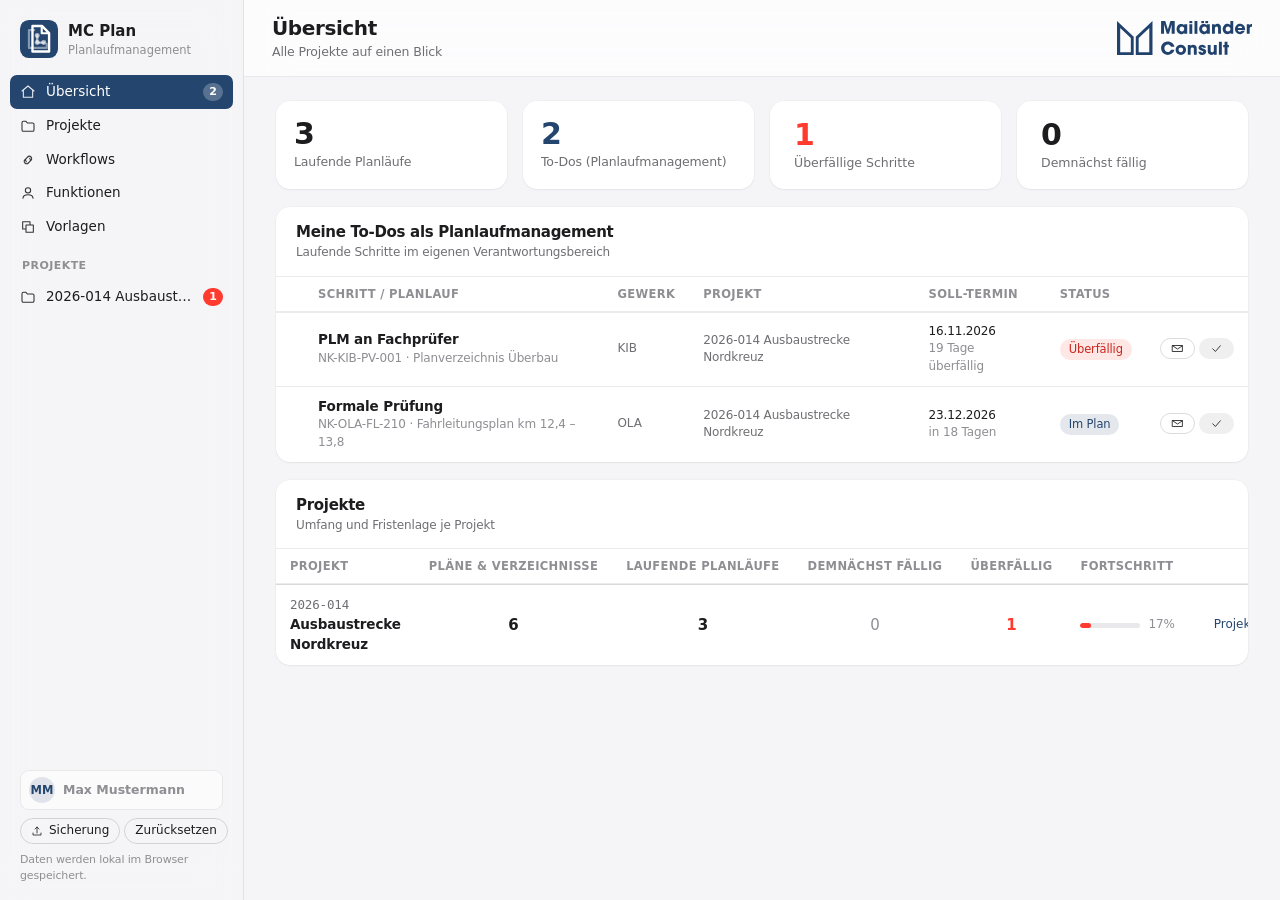
<file: index.html>
<!doctype html>
<html lang="de">
  <head>
    <meta charset="UTF-8" />
    <meta name="viewport" content="width=device-width, initial-scale=1.0" />
    <title>MC Plan – Planlaufmanagement</title>
    <meta name="description" content="MC Plan – Planlaufmanagement für Projekte, Planpakete und Planverzeichnisse" />
    <meta name="theme-color" content="#f5f5f7" />
    <meta name="color-scheme" content="light" />
    <link rel="manifest" href="manifest.webmanifest" />
    <link rel="icon" type="image/svg+xml" href="icon.svg?v=2" />
    <link rel="icon" type="image/png" sizes="192x192" href="icons/icon-192.png?v=2" />
    <link rel="apple-touch-icon" href="icons/apple-touch-icon.png?v=2" />
    <meta name="apple-mobile-web-app-capable" content="yes" />
    <meta name="apple-mobile-web-app-status-bar-style" content="default" />
    <meta name="apple-mobile-web-app-title" content="MC Plan" />
    <script type="module" crossorigin src="./assets/index-DGd4k1Uc.js"></script>
    <link rel="stylesheet" crossorigin href="./assets/index-DbvyTrfV.css">
  </head>
  <body>
    <div id="root">
      <!--
        Dieser Bereich ist nur sichtbar, solange die Anwendung nicht gestartet
        ist – React ersetzt den Inhalt von #root beim Laden.

        Wird die Seite statisch ausgeliefert (GitHub Pages mit der Quelle
        "Deploy from a branch" liefert den Quellcode statt des Builds), startet
        die Anwendung nicht. Das Skript unten wechselt dann automatisch zur
        gebauten Fassung im Unterverzeichnis ./app/, die der Workflow bei jedem
        Push dort ablegt. Fehlt auch diese, bleibt der Hinweis stehen.
      -->
      <div style="font-family: -apple-system, BlinkMacSystemFont, 'Segoe UI', sans-serif; max-width: 40rem; margin: 12vh auto; padding: 0 1.5rem; color: #1d1d1f; line-height: 1.5;">
        <h1 style="font-size: 1.3rem; margin: 0 0 .75rem;">MC Plan wird geladen …</h1>
        <p style="margin: 0 0 1rem; color: #6e6e73;">
          Falls diese Meldung stehen bleibt, wird der Quellcode ausgeliefert und nicht die gebaute
          Anwendung. Auf GitHub Pages hilft: <strong>Settings → Pages → Build and deployment →
          Source: GitHub Actions</strong>.
        </p>
        <p style="margin: 0; color: #6e6e73;">
          Lokal wird die Anwendung mit <code style="background: #f5f5f7; padding: .1rem .35rem; border-radius: 4px;">npm run dev</code>
          gestartet oder mit <code style="background: #f5f5f7; padding: .1rem .35rem; border-radius: 4px;">npm run build</code> gebaut.
        </p>
      </div>
    </div>
    <script>
      /*
        Notausgang für statisch ausgelieferten Quellcode: Startet die Anwendung
        nicht innerhalb von 1,5 Sekunden, wird auf die gebaute Fassung unter
        ./app/ gewechselt. Im Entwicklungsbetrieb und im fertigen Build meldet
        sich die Anwendung über window.planlaufGestartet und der Wechsel entfällt.
      */
      (function () {
        if (/\/app\/?$/.test(location.pathname)) return;
        var zeitgeber = setTimeout(function () {
          location.replace('app/' + location.hash);
        }, 1500);
        window.planlaufGestartet = function () {
          clearTimeout(zeitgeber);
        };
      })();
    </script>
  </body>
</html>
</file>
<file: assets/index-DbvyTrfV.css>
:root{--font-ui: -apple-system, BlinkMacSystemFont, "SF Pro Text", "Segoe UI", "Helvetica Neue", Inter, system-ui, sans-serif;--font-mono: ui-monospace, "SF Mono", SFMono-Regular, Menlo, monospace;--bg: #f5f5f7;--bg-elev: #ffffff;--bg-sidebar: rgba(246, 246, 248, .82);--bg-subtle: #fafafc;--bg-hover: rgba(0, 0, 0, .035);--bg-active: rgba(36, 69, 110, .1);--text: #1d1d1f;--text-secondary: #6e6e73;--text-tertiary: #8e8e93;--fill-gruppe: #f2f2f7;--separator: rgba(0, 0, 0, .08);--separator-strong: rgba(0, 0, 0, .14);--accent: #24456e;--accent-hover: #2d5687;--accent-soft: rgba(36, 69, 110, .12);--green: #34c759;--green-soft: rgba(52, 199, 89, .14);--orange: #ff9500;--orange-soft: rgba(255, 149, 0, .16);--red: #ff3b30;--red-soft: rgba(255, 59, 48, .12);--purple: #5856d6;--purple-soft: rgba(88, 86, 214, .12);--gray-soft: rgba(120, 120, 128, .12);--gelb-soft: rgba(255, 204, 0, .16);--gelb-soft-stark: rgba(255, 204, 0, .3);--gelb-text: #8a6100;--gruen-text: #1f7a37;--radius-sm: 6px;--radius: 10px;--radius-lg: 14px;--radius-xl: 18px;--shadow-sm: 0 1px 2px rgba(0, 0, 0, .05), 0 0 0 .5px rgba(0, 0, 0, .04);--shadow: 0 4px 16px rgba(0, 0, 0, .06), 0 0 0 .5px rgba(0, 0, 0, .05);--shadow-lg: 0 24px 60px rgba(0, 0, 0, .18), 0 0 0 .5px rgba(0, 0, 0, .06);--sidebar-w: 244px}*{box-sizing:border-box}html,body,#root{height:100%}body{margin:0;font-family:var(--font-ui);font-size:14px;line-height:1.47;color:var(--text);background:var(--bg);-webkit-font-smoothing:antialiased;-moz-osx-font-smoothing:grayscale;letter-spacing:-.01em}h1,h2,h3,h4{margin:0;font-weight:600;letter-spacing:-.02em}h1{font-size:26px}h2{font-size:19px}h3{font-size:15px}p{margin:0}button,input,select,textarea{font:inherit;color:inherit}a{color:var(--accent);text-decoration:none}a:hover{text-decoration:underline}::selection{background:var(--accent-soft)}.app{display:grid;grid-template-columns:var(--sidebar-w) 1fr;height:100%;overflow:hidden}.sidebar{background:var(--bg-sidebar);backdrop-filter:saturate(180%) blur(20px);-webkit-backdrop-filter:saturate(180%) blur(20px);border-right:1px solid var(--separator);display:flex;flex-direction:column;padding:14px 10px;overflow-y:auto}.sidebar-brand{display:flex;align-items:center;gap:10px;width:100%;padding:6px 10px 16px;border:none;background:none;font:inherit;color:inherit;text-align:left;cursor:pointer;border-radius:var(--radius)}.sidebar-brand:hover strong{color:var(--accent)}.sidebar-brand-text{min-width:0}.sidebar-brand-text strong{display:block;font-size:15px;font-weight:600}.sidebar-brand-text span{display:block;font-size:11.5px;color:var(--text-tertiary)}.nav-group-label{font-size:11px;font-weight:600;text-transform:uppercase;letter-spacing:.04em;color:var(--text-tertiary);padding:14px 12px 6px}.nav-item{display:flex;align-items:center;gap:9px;width:100%;padding:7px 10px;border:none;background:none;border-radius:7px;cursor:pointer;text-align:left;font-size:13.5px;color:var(--text);transition:background .12s ease}.nav-item:hover{background:var(--bg-hover)}.nav-item.active{background:var(--accent);color:#fff;font-weight:500}.nav-item.active .nav-badge{background:#ffffff3d;color:#fff}.nav-icon{width:17px;text-align:center;flex:none;opacity:.9}.nav-label{flex:1;overflow:hidden;text-overflow:ellipsis;white-space:nowrap}.nav-badge{font-size:11px;font-weight:600;padding:1px 6px;border-radius:20px;background:var(--gray-soft);color:var(--text-secondary)}.nav-badge.alert{background:var(--red);color:#fff}.sidebar-footer{margin-top:auto;padding:12px 10px 2px;font-size:11px;color:var(--text-tertiary)}.main{display:flex;flex-direction:column;overflow:hidden}.topbar{display:flex;align-items:center;gap:14px;padding:14px 28px;background:#ffffffb8;backdrop-filter:saturate(180%) blur(20px);-webkit-backdrop-filter:saturate(180%) blur(20px);border-bottom:1px solid var(--separator);flex:none;min-height:60px}.topbar-title{min-width:0;flex:1}.topbar-title h1{font-size:20px;overflow:hidden;text-overflow:ellipsis;white-space:nowrap}.topbar-title .sub{font-size:12.5px;color:var(--text-secondary)}.topbar-actions{display:flex;gap:8px;align-items:center;flex:none}.topbar-logo{flex:none;display:flex;align-items:center;padding-left:12px}.content{flex:1;overflow-y:auto;padding:0 32px 64px}.content-inner{max-width:1560px;margin:0 auto;padding-top:24px}.stack{display:flex;flex-direction:column;gap:18px}.row{display:flex;align-items:center;gap:10px}.row-between{display:flex;align-items:center;justify-content:space-between;gap:12px}.wrap{flex-wrap:wrap}.spacer{flex:1}.grid{display:grid;gap:16px}.grid-2{grid-template-columns:repeat(auto-fit,minmax(280px,1fr))}.grid-3{grid-template-columns:repeat(auto-fit,minmax(220px,1fr))}.kennzahlen{display:grid;grid-template-columns:repeat(auto-fit,minmax(150px,1fr));border-bottom:1px solid var(--separator)}.kennzahlen>*{display:flex}.kennzahlen .card{box-shadow:none;border-radius:0;background:none;width:100%}.kennzahlen .card+.card{border-left:1px solid var(--separator)}.kennzahlen .card-click:hover{transform:none;box-shadow:none;background:var(--bg-hover)}.grid-4{grid-template-columns:repeat(auto-fit,minmax(190px,1fr))}.card{background:var(--bg-elev);border-radius:var(--radius-lg);box-shadow:var(--shadow-sm);overflow:clip}.card-pad{padding:18px 20px}.card-header{display:flex;align-items:center;justify-content:space-between;gap:12px;padding:14px 20px;border-bottom:1px solid var(--separator)}.card-header h2{font-size:15px}.card-header .sub{font-size:12px;color:var(--text-secondary);margin-top:1px}.card-click{cursor:pointer;transition:transform .14s ease,box-shadow .14s ease;text-align:left;border:none;width:100%;font:inherit;color:inherit;display:block}.card-click:hover{transform:translateY(-1px);box-shadow:var(--shadow)}.card-click:active{transform:translateY(0)}.stat{padding:16px 18px}.stat-value{font-size:30px;font-weight:600;letter-spacing:-.03em;line-height:1.1}.stat-label{font-size:12.5px;color:var(--text-secondary);margin-top:3px}.stat.red .stat-value{color:var(--red)}.stat.orange .stat-value{color:var(--orange)}.stat.green .stat-value{color:var(--green)}.stat.blue .stat-value{color:var(--accent)}.btn{display:inline-flex;align-items:center;justify-content:center;gap:6px;padding:6px 14px;border-radius:980px;border:1px solid transparent;background:var(--gray-soft);color:var(--text);font-size:13px;font-weight:500;cursor:pointer;white-space:nowrap;transition:background .12s ease,opacity .12s ease,transform .08s ease}.btn:hover{background:#78788033}.btn:active{transform:scale(.975)}.btn:disabled{opacity:.4;cursor:not-allowed}.btn-primary{background:var(--accent);color:#fff}.btn-primary:hover{background:var(--accent-hover)}.btn-ghost{background:transparent;color:var(--accent);padding:5px 8px}.btn-ghost:hover{background:var(--accent-soft)}.btn-outline{background:transparent;border-color:var(--separator-strong)}.btn-outline:hover{background:var(--bg-hover)}.btn-danger{background:transparent;color:var(--red)}.btn-danger:hover{background:var(--red-soft)}.btn-sm{padding:3px 10px;font-size:12px}.link-btn{border:none;background:none;padding:0;font:inherit;color:inherit;text-align:left;cursor:pointer}.link-btn:hover{color:var(--accent)}.btn-icon{border:none;padding:5px 8px;border-radius:7px;background:transparent;color:var(--text-secondary);cursor:pointer}.btn-icon:disabled{opacity:.35;cursor:not-allowed}.btn-icon:hover{background:var(--bg-hover);color:var(--text)}.segmented{display:inline-flex;background:#7878801f;border-radius:9px;padding:2px;gap:2px}.segmented button{border:none;background:transparent;padding:5px 13px;border-radius:7px;font-size:13px;font-weight:500;color:var(--text-secondary);cursor:pointer;white-space:nowrap;transition:background .12s ease,color .12s ease}.segmented button:hover{color:var(--text)}.segmented button.active{background:#fff;color:var(--text);box-shadow:0 1px 3px #0000001a,0 0 0 .5px #0000000a}.field{display:flex;flex-direction:column;gap:5px;min-width:0}.field label{font-size:12px;font-weight:500;color:var(--text-secondary)}.field .hint{font-size:11.5px;color:var(--text-tertiary)}.input,.select,.textarea{width:100%;padding:7px 11px;border-radius:var(--radius-sm);border:1px solid var(--separator-strong);background:#fff;font-size:13.5px;transition:border-color .12s ease,box-shadow .12s ease}.input:focus,.select:focus,.textarea:focus{outline:none;border-color:var(--accent);box-shadow:0 0 0 3px var(--accent-soft)}.textarea{resize:vertical;min-height:90px;line-height:1.5}.textarea.mono{font-family:var(--font-mono);font-size:12.5px}.select{appearance:none;padding-right:28px;background-image:url("data:image/svg+xml,%3Csvg xmlns='http://www.w3.org/2000/svg' width='10' height='6' viewBox='0 0 10 6'%3E%3Cpath fill='%236e6e73' d='M5 6 0 0h10z'/%3E%3C/svg%3E");background-repeat:no-repeat;background-position:right 10px center}.form-grid{display:grid;grid-template-columns:repeat(auto-fit,minmax(200px,1fr));gap:14px}.form-grid .full{grid-column:1 / -1}.search{display:flex;align-items:center;gap:7px;background:#7878801a;border-radius:8px;padding:5px 10px;min-width:180px}.search input{border:none;background:none;outline:none;width:100%;font-size:13px}.search span{color:var(--text-tertiary);font-size:12px}.checkbox{display:inline-flex;align-items:center;gap:8px;font-size:13px;cursor:pointer}.checkbox input{width:15px;height:15px;accent-color:var(--accent)}.table-scroll{overflow-x:auto;-webkit-overflow-scrolling:touch}@media(min-width:861px){.table-scroll{overflow-x:clip}}.table{width:100%;border-collapse:collapse;font-size:13.5px}.table th{position:sticky;top:0;z-index:3;background:var(--bg-elev);box-shadow:inset 0 -1px 0 var(--separator);text-align:left;font-size:11.5px;font-weight:600;text-transform:uppercase;letter-spacing:.03em;color:var(--text-tertiary);padding:9px 14px;border-bottom:1px solid var(--separator);white-space:nowrap}.table td{padding:10px 14px;border-bottom:1px solid var(--separator);vertical-align:middle}.table tbody tr:last-child td{border-bottom:none}.table tbody tr.clickable{cursor:pointer}.table tbody tr.clickable:hover{background:var(--bg-hover)}.table .num{font-family:var(--font-mono);font-size:12.5px;color:var(--text-secondary);white-space:nowrap}.table th.zahl,.table td.zahl{text-align:center}.table td.zahl{font-size:15px;font-weight:600;color:var(--text);font-variant-numeric:tabular-nums}.table td.zahl.leer{color:var(--text-tertiary);font-weight:500}.table .right{text-align:right}.table .actions{text-align:right;white-space:nowrap}.list-row{display:flex;align-items:center;gap:12px;padding:11px 20px;border-bottom:1px solid var(--separator)}.list-row:last-child{border-bottom:none}.list-row.clickable{cursor:pointer}.list-row.clickable:hover{background:var(--bg-hover)}.empty{padding:40px 20px;text-align:center;color:var(--text-secondary)}.empty-icon{font-size:30px;opacity:.35;margin-bottom:8px}.empty h3{font-size:14.5px;margin-bottom:4px}.empty p{font-size:13px;margin-bottom:14px}.muted{color:var(--text-secondary)}.tertiary{color:var(--text-tertiary)}.small{font-size:12px}.mono{font-family:var(--font-mono);font-size:12.5px}.truncate{overflow:hidden;text-overflow:ellipsis;white-space:nowrap}.sort-btn{display:inline-flex;align-items:center;gap:4px;border:none;background:none;padding:0;font:inherit;color:inherit;text-transform:inherit;letter-spacing:inherit;cursor:pointer}.sort-btn:hover{color:var(--text)}.sort-pfeil{opacity:0;font-size:10px}.sort-btn:hover .sort-pfeil{opacity:.5}.sort-pfeil.aktiv{opacity:1;color:var(--accent)}.th-inhalt{display:inline-flex;align-items:center;gap:3px}.th-wert{margin-left:2px;padding:1px 5px;border-radius:20px;background:var(--accent-soft);color:var(--accent);text-transform:none;letter-spacing:0;font-size:11px}.filter-btn{display:inline-flex;align-items:center;justify-content:center;width:18px;height:18px;padding:0;border:none;background:none;border-radius:4px;color:var(--text-tertiary);cursor:pointer;opacity:0;transition:opacity .12s ease,background .12s ease}.table th:hover .filter-btn,.filter-btn.offen,.filter-btn.aktiv{opacity:1}.filter-btn:hover{background:var(--bg-hover);color:var(--text)}@media(hover:none){.filter-btn{opacity:.65}.sort-pfeil{opacity:.4}}.filter-btn.aktiv,.filter-btn.offen{color:var(--accent)}.filter-schatten{position:fixed;inset:0;z-index:40}.filter-menu{position:fixed;z-index:41;min-width:170px;max-height:280px;overflow-y:auto;padding:4px;background:var(--bg-elev);border-radius:var(--radius);box-shadow:var(--shadow);border:1px solid var(--separator)}.filter-menu button{display:block;width:100%;padding:6px 10px;border:none;background:none;border-radius:var(--radius-sm);text-align:left;font-size:13px;font-weight:400;text-transform:none;letter-spacing:0;color:var(--text);white-space:nowrap;cursor:pointer}.filter-menu button:hover{background:var(--bg-hover)}.filter-menu button.aktiv{background:var(--accent-soft);color:var(--accent);font-weight:600}.antwort-chip{padding:3px 11px;border-radius:980px;border:1px solid var(--separator-strong);background:#fff;font-size:12.5px;cursor:pointer;transition:background .12s ease,border-color .12s ease,color .12s ease}.antwort-chip:not(.gewaehlt):hover:not(:disabled){border-color:var(--purple);color:var(--purple)}.antwort-chip.gewaehlt{background:var(--purple);border-color:var(--purple);color:#fff}.antwort-chip:disabled{opacity:.5;cursor:default}.stern{cursor:pointer;font-size:16px;line-height:1;color:var(--text-tertiary);padding:2px;border-radius:6px}.stern:hover{background:var(--bg-hover);color:var(--orange)}.stern.aktiv{color:var(--orange)}.bearbeiter{display:flex;align-items:center;gap:8px;width:100%;padding:6px 8px;border:1px solid var(--separator);border-radius:9px;background:#fff9;cursor:pointer;text-align:left;font-size:12.5px}.bearbeiter:hover{background:#fff}.bearbeiter strong{display:block;font-size:12.5px;font-weight:600}.badge{display:inline-flex;align-items:center;gap:5px;padding:2px 9px;border-radius:980px;font-size:11.5px;font-weight:500;white-space:nowrap;background:var(--gray-soft);color:var(--text-secondary)}.badge.green{background:var(--green-soft);color:#248a3d}.badge.orange{background:var(--orange-soft);color:#b26a00}.badge.red{background:var(--red-soft);color:#c9261c}.badge.blue{background:var(--accent-soft);color:var(--accent)}.badge.purple{background:var(--purple-soft);color:var(--purple)}.dot{width:8px;height:8px;border-radius:50%;flex:none;background:var(--text-tertiary)}.dot.green{background:var(--green)}.dot.orange{background:var(--orange)}.dot.red{background:var(--red)}.dot.blue{background:var(--accent)}.role-chip{display:inline-flex;align-items:center;gap:5px;padding:2px 9px;border-radius:980px;font-size:11.5px;font-weight:500;border:1px solid currentColor;background:transparent}.chip-weg{border:none;background:none;padding:0 0 0 2px;margin:0;color:inherit;font-size:13px;line-height:1;cursor:pointer;opacity:.7}.chip-weg:hover{opacity:1}.avatar{width:30px;height:30px;border-radius:50%;display:grid;place-items:center;font-size:11.5px;font-weight:600;background:var(--accent-soft);color:var(--accent);flex:none}.progress{height:5px;border-radius:3px;background:#78788029;overflow:hidden;min-width:60px}.progress>div{height:100%;border-radius:3px;background:var(--accent);transition:width .3s ease}.progress.green>div{background:var(--green)}.progress.red>div{background:var(--red)}.chain{display:flex;gap:0;overflow-x:auto;padding:4px 0 10px}.chain-node{flex:none;min-width:148px;max-width:180px;background:var(--bg-subtle);border:1px solid var(--separator);border-radius:var(--radius);padding:9px 11px;font-size:12px}.chain-node.current{border-color:var(--accent);box-shadow:0 0 0 3px var(--accent-soft);background:#fff}.chain-node.done{background:var(--green-soft);border-color:transparent}.chain-node.late{background:var(--red-soft);border-color:#ff3b304d}.chain-node .cn-name{font-weight:600;margin-bottom:3px;line-height:1.3}.chain-node .cn-meta{font-size:11px;color:var(--text-secondary)}.chain-arrow{flex:none;display:grid;place-items:center;width:22px;color:var(--text-tertiary);font-size:13px}.chain-node.gateway{border-radius:var(--radius);border-style:dashed}.step-row{display:grid;grid-template-columns:26px 1fr;gap:12px;padding:12px 20px;border-bottom:1px solid var(--separator)}.step-row.mit-aktion{grid-template-columns:26px 1fr auto}.step-anpassen{align-self:start;margin-top:2px}.step-row:last-child{border-bottom:none}.step-row.aktiv{background:#24456e0a}.step-marker{display:flex;flex-direction:column;align-items:center;gap:4px;padding-top:2px}.step-num{width:22px;height:22px;border-radius:50%;display:grid;place-items:center;font-size:11px;font-weight:600;background:var(--gray-soft);color:var(--text-secondary)}.step-num.done{background:var(--green);color:#fff}.step-num.late{background:var(--red);color:#fff}.step-num.current{background:var(--accent);color:#fff}.step-line{flex:1;width:2px;background:var(--separator);border-radius:2px;min-height:6px}.step-body{min-width:0;display:flex;flex-direction:column;gap:7px}.step-title{display:flex;align-items:center;gap:8px;flex-wrap:wrap}.step-title strong{font-size:13.5px;font-weight:600}.table tr.gruppe-zeile td,.table tr.paket-zeile td{background:var(--fill-gruppe);border-top:1px solid var(--separator)}.table tr.gruppe-zeile td{padding-top:9px;padding-bottom:9px}.table tr.gruppe-zeile+tr td{border-top:none}.gruppe-btn{display:flex;align-items:center;gap:9px;padding:0;margin:0;border:none;background:none;font:inherit;color:inherit;text-align:left;cursor:pointer;width:100%}.gruppe-btn:hover strong{color:var(--accent)}.gruppe-btn .chev{color:var(--text-tertiary);display:flex;transition:transform .15s ease}.gruppe-btn.offen .chev{transform:rotate(90deg)}.chev-btn{display:flex;align-items:center;justify-content:center;width:20px;height:20px;flex:0 0 20px;padding:0;margin:0;border:none;border-radius:6px;background:none;color:var(--text-tertiary);cursor:pointer;transition:transform .15s ease,background .15s ease}.chev-btn:hover{background:#0000000d;color:var(--text-primary)}.chev-btn.offen{transform:rotate(90deg)}.table tr.unterzeile td{background:#00000004}.table tr.zeile-eingang strong{color:var(--gelb-text)}.table tr.zeile-fertig strong{color:var(--gruen-text)}.badge.gelb{background:var(--gelb-soft-stark);color:var(--gelb-text)}.badge.zusatz{margin-left:6px;font-weight:400}.table tr.zeile-verworfen td{color:var(--text-tertiary)}.table tr.zeile-verworfen strong{font-weight:500;color:var(--text-tertiary)}.step-row.kompakt{padding-top:7px;padding-bottom:7px}.step-row.kompakt .step-num{opacity:.75}.step-aufklappen{display:inline-flex;align-items:center;gap:6px;padding:0;margin:0;border:none;background:none;font:inherit;color:inherit;cursor:pointer;text-align:left}.step-aufklappen:hover strong{color:var(--accent)}.step-aufklappen .chev{color:var(--text-tertiary);transition:transform .15s ease}.step-aufklappen.offen .chev{transform:rotate(90deg)}.step-meta{display:flex;align-items:center;gap:14px;flex-wrap:wrap;font-size:12.5px;color:var(--text-secondary)}.step-meta b{font-weight:500;color:var(--text)}.step-actions{display:flex;align-items:center;gap:6px;flex-wrap:wrap}.overlay{position:fixed;inset:0;background:#00000047;-webkit-backdrop-filter:blur(2px);backdrop-filter:blur(2px);display:grid;place-items:center;padding:24px;z-index:100;animation:fade .15s ease}.modal{background:var(--bg-elev);border-radius:var(--radius-xl);box-shadow:var(--shadow-lg);width:min(680px,100%);max-height:calc(100vh - 48px);display:flex;flex-direction:column;animation:pop .18s cubic-bezier(.32,.72,0,1)}.modal.wide{width:min(940px,100%)}.modal-header{display:flex;align-items:flex-start;justify-content:space-between;gap:12px;padding:18px 22px 14px;border-bottom:1px solid var(--separator)}.modal-header h2{font-size:17px}.modal-header .sub{font-size:12.5px;color:var(--text-secondary);margin-top:2px}.modal-body{padding:20px 22px;overflow-y:auto}.modal-footer{display:flex;justify-content:flex-end;gap:8px;padding:14px 22px;border-top:1px solid var(--separator);background:var(--bg-subtle);border-radius:0 0 var(--radius-xl) var(--radius-xl)}@keyframes fade{0%{opacity:0}to{opacity:1}}@keyframes pop{0%{opacity:0;transform:scale(.97) translateY(6px)}to{opacity:1;transform:none}}.toast-wrap{position:fixed;bottom:22px;left:50%;transform:translate(-50%);z-index:200;display:flex;flex-direction:column;gap:8px}.toast{background:#1e1e20eb;-webkit-backdrop-filter:blur(12px);backdrop-filter:blur(12px);color:#fff;padding:9px 18px;border-radius:980px;font-size:13px;box-shadow:var(--shadow);animation:pop .2s ease}.callout{display:flex;gap:10px;padding:11px 14px;border-radius:var(--radius);background:var(--accent-soft);font-size:12.5px;line-height:1.5}.callout.warn{background:var(--orange-soft)}.callout.error{background:var(--red-soft)}.callout .callout-icon{flex:none}.divider{height:1px;background:var(--separator);margin:4px 0}.kv{display:grid;grid-template-columns:130px 1fr;gap:6px 14px;font-size:13.5px}.kv dt{color:var(--text-secondary);font-size:12.5px}.kv dd{margin:0}.kv-breit{grid-template-columns:190px 1fr}.mail-vorschau{white-space:pre-wrap;font-family:inherit;font-size:13.5px;margin:10px 0 0;color:var(--text-secondary)}.tabs{display:flex;flex-wrap:wrap;gap:2px;border-bottom:1px solid var(--separator)}.tab-plus{display:inline-flex;align-items:center;justify-content:center;padding:9px 10px;margin-bottom:-1px;border:none;background:none;border-radius:8px 8px 0 0;color:var(--text-tertiary);cursor:pointer}.tab-plus svg{flex:none}.tab-plus:hover{background:var(--bg-hover);color:var(--accent)}.tabs button{border:none;background:none;padding:9px 14px;font-size:13.5px;font-weight:500;color:var(--text-secondary);cursor:pointer;border-bottom:2px solid transparent;margin-bottom:-1px;white-space:nowrap;transition:color .12s ease}.tabs button:hover{color:var(--text)}.tabs button.active{color:var(--accent);border-bottom-color:var(--accent)}.drop-zone{border:1.5px dashed var(--separator-strong);border-radius:var(--radius-lg);padding:26px;text-align:center;color:var(--text-secondary);font-size:13px;transition:border-color .15s ease,background .15s ease;cursor:pointer}.drop-zone:hover,.drop-zone.over{border-color:var(--accent);background:var(--accent-soft);color:var(--accent)}@media(max-width:640px){.grid-3,.grid-4{grid-template-columns:repeat(2,minmax(0,1fr));gap:10px}.grid-2{grid-template-columns:minmax(0,1fr)}.stat{padding:12px 14px}.stat-value{font-size:24px}.stat-label{font-size:11.5px}.table-scroll .table:not(.table-stack){min-width:520px}.table .col-optional{display:none}.table-stack,.table-stack tbody,.table-stack tr,.table-stack td{display:block;width:100%}.table-stack thead{display:none}.table-stack tr{padding:12px 16px;border-bottom:1px solid var(--separator)}.table-stack tr:last-child{border-bottom:none}.table-stack td{border:none;padding:2px 0}.table-stack td.actions{display:flex;gap:8px;flex-wrap:wrap;padding-top:10px;text-align:left}.table-stack td.actions .btn{flex:1 1 auto}.table-stack td.actions .btn-haken{flex:0 0 auto;min-width:64px}.card-header{padding:12px 16px;flex-wrap:wrap}.card-pad{padding:14px 16px}.list-row{padding:10px 16px;flex-wrap:wrap}.step-row{padding:12px 16px}.table th,.table td{padding:9px 12px}.modal{max-height:calc(100vh - 24px);border-radius:var(--radius-lg)}.modal-header,.modal-body,.modal-footer{padding-left:16px;padding-right:16px}.modal-footer{flex-wrap:wrap;border-radius:0 0 var(--radius-lg) var(--radius-lg)}.overlay{padding:12px}.form-grid{grid-template-columns:minmax(0,1fr)}.segmented{width:100%;overflow-x:auto}.search{width:100%}.topbar-title h1{font-size:17px}.content{padding-bottom:48px}}@media(max-width:860px){.app{grid-template-columns:1fr}.sidebar{position:fixed;inset:0 auto 0 0;width:var(--sidebar-w);z-index:90;transform:translate(-100%);transition:transform .2s ease}.sidebar.open{transform:none;box-shadow:var(--shadow-lg)}.content{padding:0 16px 60px}.content-inner{padding-top:18px}.topbar{padding:12px 16px}.topbar-logo{display:none}.tabs{flex-wrap:nowrap;overflow-x:auto}.kv{grid-template-columns:1fr;gap:2px 0}.kv dd{margin-bottom:8px}}@media(min-width:861px){.menu-toggle{display:none}}:root[data-farbmodus=kontrast]{--green: #00786a;--green-soft: rgba(0, 120, 106, .16);--orange: #a86800;--orange-soft: rgba(168, 104, 0, .18);--red: #b0007a;--red-soft: rgba(176, 0, 122, .14);--purple: #4b3ea8;--purple-soft: rgba(75, 62, 168, .16);--text-secondary: #46464c;--text-tertiary: #56565d;--separator: rgba(0, 0, 0, .18);--separator-strong: rgba(0, 0, 0, .34);--accent-soft: rgba(36, 69, 110, .16);--bg-active: rgba(36, 69, 110, .18);--gray-soft: rgba(90, 90, 100, .18);--gelb-soft: rgba(255, 214, 51, .28);--gelb-soft-stark: rgba(255, 214, 51, .5);--gelb-text: #5c4100;--gruen-text: #00594c}:root[data-farbmodus=kontrast] .badge{border:1px solid currentColor;font-weight:600}:root[data-farbmodus=kontrast] .badge.green{color:#005a4f}:root[data-farbmodus=kontrast] .badge.orange{color:#7d4d00}:root[data-farbmodus=kontrast] .badge.red{color:#8a0060}:root[data-farbmodus=kontrast] .badge.blue{color:var(--accent)}:root[data-farbmodus=kontrast] .badge.purple{color:#3a3087}:root[data-farbmodus=kontrast] .badge.gelb{color:var(--gelb-text)}:root[data-farbmodus=kontrast] .dot{box-shadow:0 0 0 1px #00000059}:root[data-farbmodus=kontrast] .chain-node.late{border-color:var(--red)}:root[data-farbmodus=kontrast] .chain-node.done{border-color:var(--green)}:root[data-farbmodus=kontrast] .progress{background:#0000001f}:root[data-farbmodus=kontrast] .stern.aktiv{color:var(--accent)}
</file>
